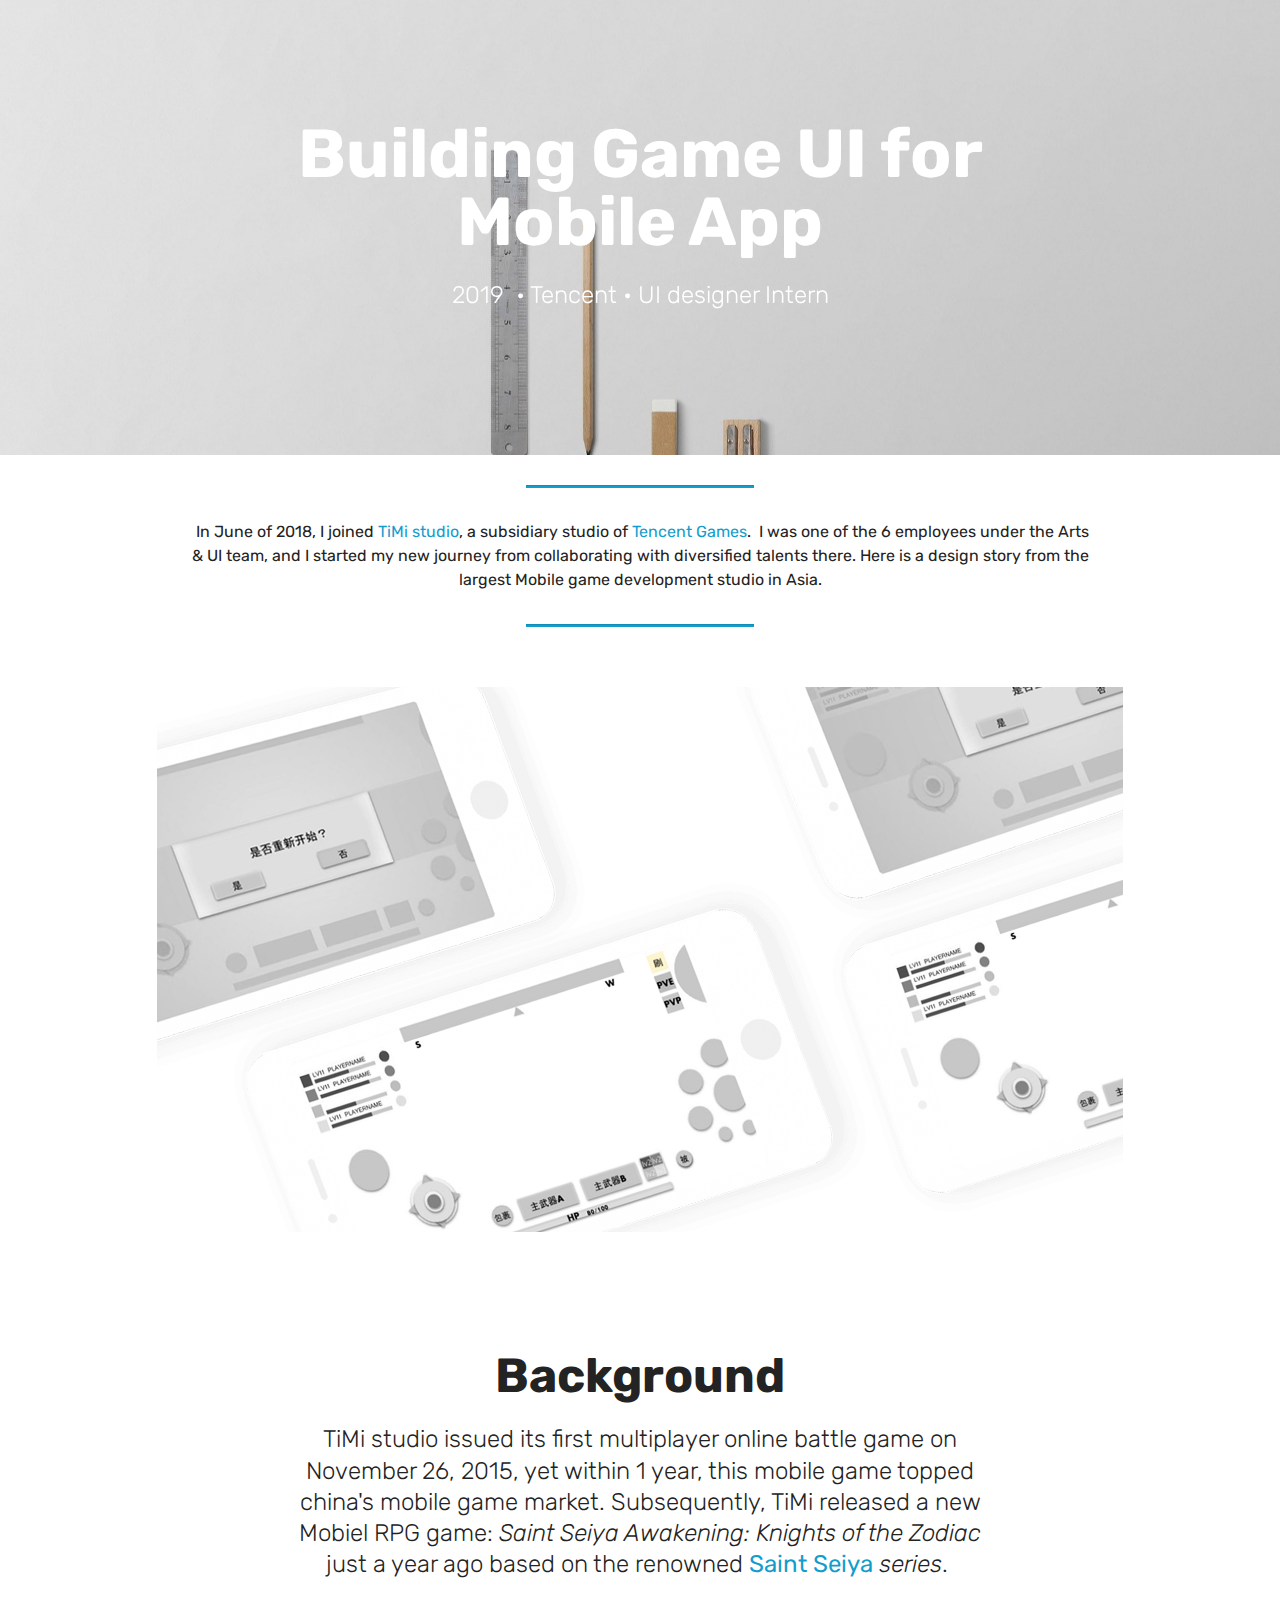
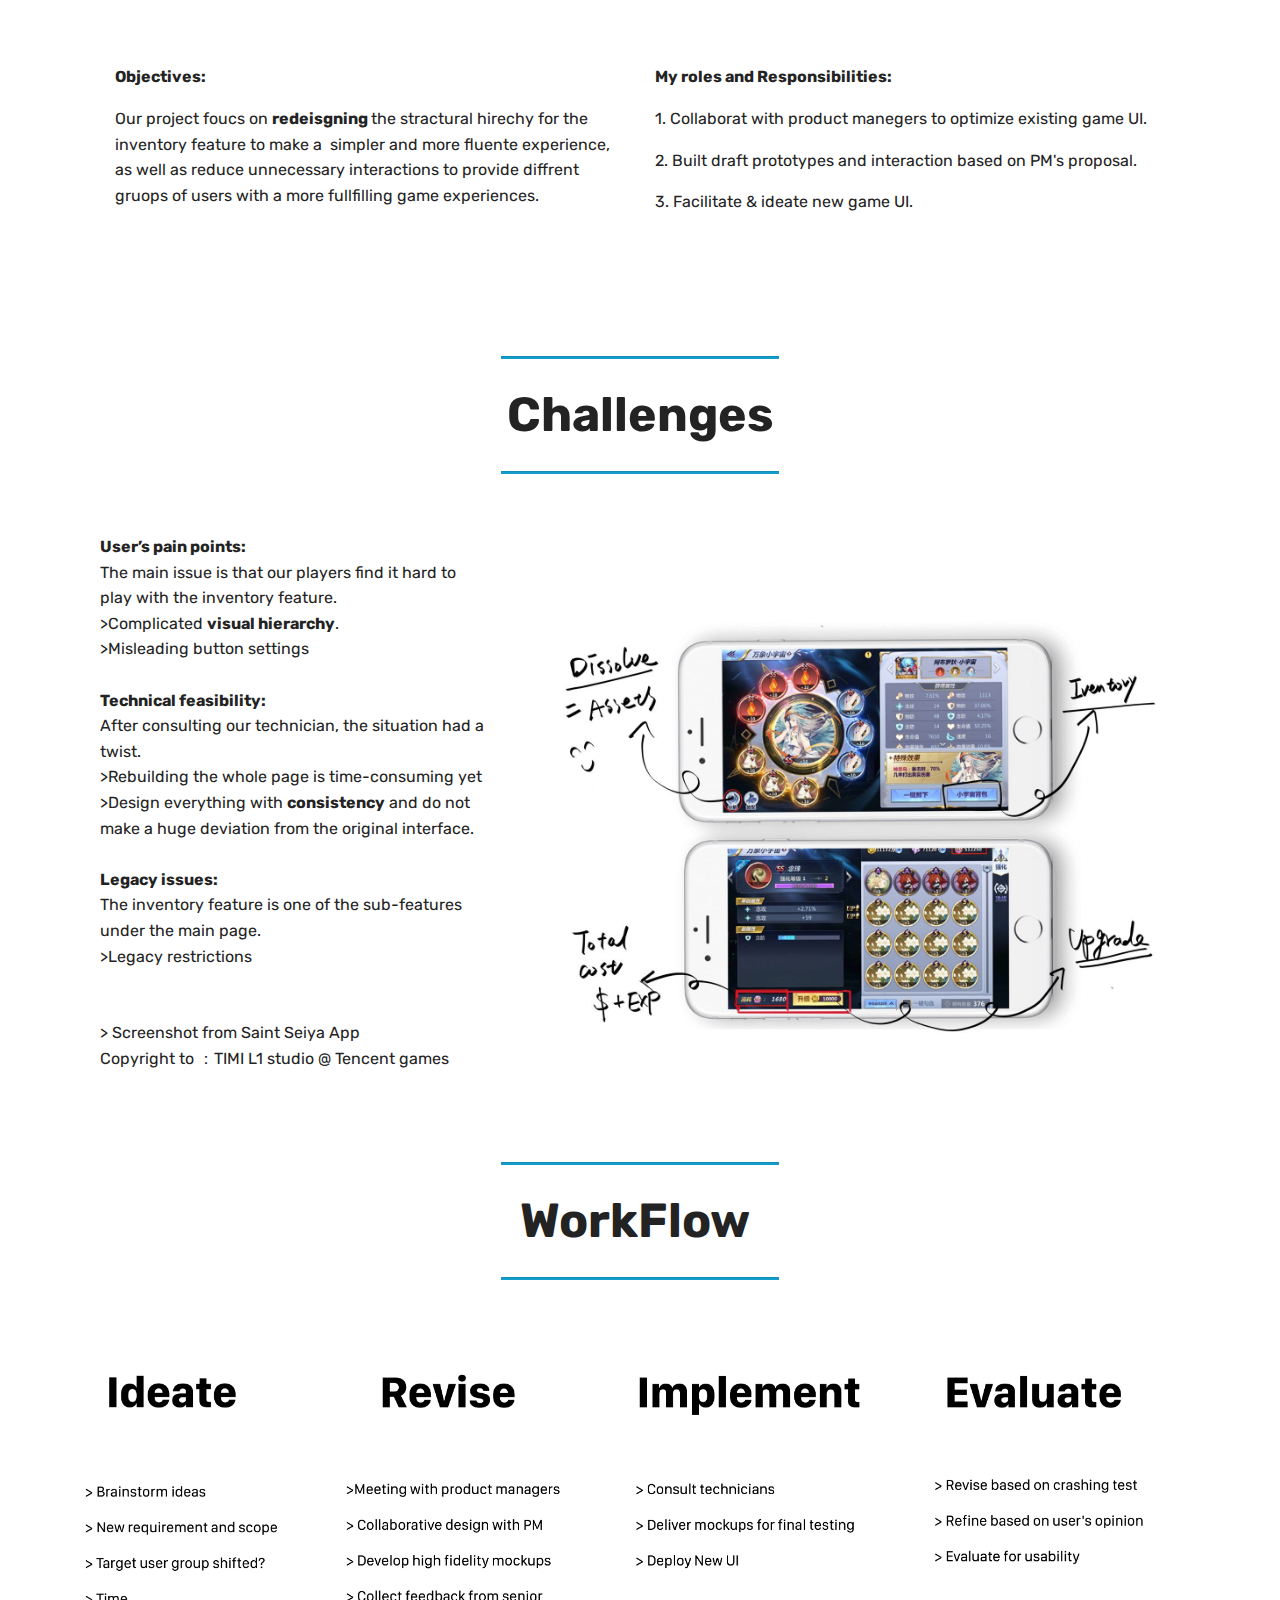
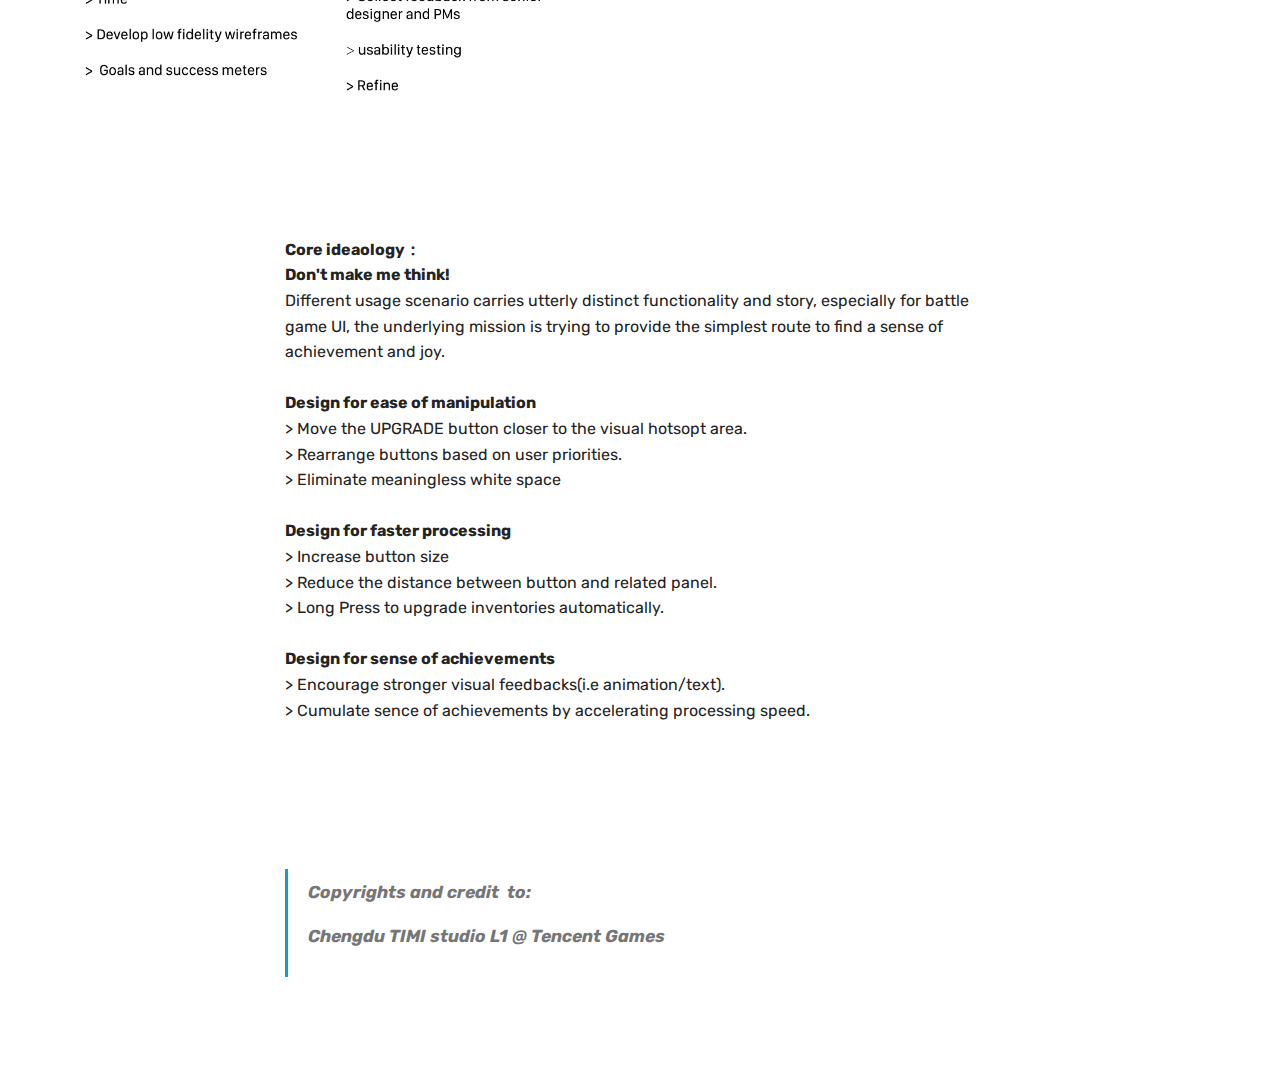
<file: index.html>
<!DOCTYPE html>
<html  >
<head>
  <!-- Site made with Mobirise Website Builder v4.11.5, https://mobirise.com -->
  <meta charset="UTF-8">
  <meta http-equiv="X-UA-Compatible" content="IE=edge">
  <meta name="generator" content="Mobirise v4.11.5, mobirise.com">
  <meta name="viewport" content="width=device-width, initial-scale=1, minimum-scale=1">
  <link rel="shortcut icon" href="assets/images/logo4.png" type="image/x-icon">
  <meta name="description" content="">
  
  <title>Home</title>
  <link rel="stylesheet" href="assets/bootstrap/css/bootstrap.min.css">
  <link rel="stylesheet" href="assets/bootstrap/css/bootstrap-grid.min.css">
  <link rel="stylesheet" href="assets/bootstrap/css/bootstrap-reboot.min.css">
  <link rel="stylesheet" href="assets/tether/tether.min.css">
  <link rel="stylesheet" href="assets/theme/css/style.css">
  <link rel="preload" as="style" href="assets/mobirise/css/mbr-additional.css"><link rel="stylesheet" href="assets/mobirise/css/mbr-additional.css" type="text/css">
  
  
  
</head>
<body>
  <section class="mbr-section content5 cid-rI2INjwmGx mbr-parallax-background" id="content5-0">

    

    

    <div class="container">
        <div class="media-container-row">
            <div class="title col-12 col-md-8">
                <h2 class="align-center mbr-bold mbr-white pb-3 mbr-fonts-style display-1">Building Game UI for Mobile App</h2>
                <h3 class="mbr-section-subtitle align-center mbr-light mbr-white pb-3 mbr-fonts-style display-5">2019 &nbsp;• Tencent • UI designer Intern</h3>
                
                
            </div>
        </div>
    </div>
</section>

<section class="engine"><a href="https://mobirise.info/q">free responsive website templates</a></section><section class="mbr-section article content9 cid-rI2IOyy0ca" id="content9-2">
    
     

    <div class="container">
        <div class="inner-container" style="width: 82%;">
            <hr class="line" style="width: 25%;">
            <div class="section-text align-center mbr-fonts-style display-7">&nbsp;In June of 2018, I joined <a href="https://en.wikipedia.org/wiki/TiMi_Studios" target="_blank">TiMi studio</a>, a subsidiary studio of  <a href="https://en.wikipedia.org/wiki/Tencent" target="_blank">Tencent Games</a>. &nbsp;I was one of the 6 employees under the Arts &amp; UI team, and I started my new journey from collaborating with diversified talents there. Here is a design story from the largest Mobile game development studio in Asia.</div>
            <hr class="line" style="width: 25%;">
        </div>
        </div>
</section>

<section class="cid-rI2IYIuFBE" id="image1-3">

    

    <figure class="mbr-figure container">
        <div class="image-block" style="width: 87%;">
            <img src="assets/images/cover-2.png" width="1400" alt="Mobirise" title="">
            
        </div>
    </figure>
</section>

<section class="mbr-section content4 cid-rICE2wmGWz" id="content4-u">

    

    <div class="container">
        <div class="media-container-row">
            <div class="title col-12 col-md-8">
                <h2 class="align-center pb-3 mbr-fonts-style display-2"><strong>Background
                </strong></h2>
                <h3 class="mbr-section-subtitle align-center mbr-light mbr-fonts-style display-5">TiMi studio issued its first multiplayer online battle game on November 26, 2015,  yet within 1 year, this mobile game topped china's mobile game market. Subsequently, TiMi released a new Mobiel RPG game: <em>Saint Seiya Awakening: Knights of the Zodiac </em>just a year ago based on the renowned <em><a href="https://en.wikipedia.org/wiki/Saint_Seiya" target="_blank">Saint Seiya</a>&nbsp;series</em>.&nbsp;<br><br></h3>
                
            </div>
        </div>
    </div>
</section>

<section class="mbr-section article content3 cid-rI2JeXyLOR" id="content3-a">
      
     

    <div class="container">
        <div class="media-container-row">
            <div class="row col-12 col-md-12">
                <div class="col-12 mbr-text mbr-fonts-style col-md-6 display-7">
                     <p><strong>Objectives:</strong></p><p>Our project foucs on <strong>redeisgning </strong>the stractural hirechy for the inventory feature to make a &nbsp;simpler and more fluente experience, as well as reduce unnecessary interactions to provide diffrent gruops of users with a more fullfilling game experiences.</p><p><br></p>
                </div>
                <div class="col-12 mbr-text mbr-fonts-style display-7 col-md-6">
                     <p><strong>My roles and Responsibilities:</strong></p><p><span style="font-size: 1rem;">1. Collaborat with product manegers to optimize existing game UI.</span></p><p><span style="font-size: 1rem;">2. Built draft prototypes and interaction based on PM's proposal.</span></p><p><span style="font-size: 1rem;">3. Facilitate &amp; ideate new game UI.&nbsp;</span></p>
                </div>
                
            </div>
        </div>
    </div>
</section>

<section class="mbr-section article content9 cid-rI3NkR8cyR" id="content9-f">
    
     

    <div class="container">
        <div class="inner-container" style="width: 100%;">
            <hr class="line" style="width: 25%;">
            <div class="section-text align-center mbr-fonts-style display-2"><strong>Challenges</strong></div>
            <hr class="line" style="width: 25%;">
        </div>
        </div>
</section>

<section class="mbr-section content7 cid-rIHH6wfYqc" id="content7-z">
          
    

    <div class="container">
        <div class="media-container-row">
            <div class="col-12 col-md-12">
                <div class="media-container-row">
                    <div class="media-content">
                        <div class="mbr-section-text">
                            <p class="mbr-text align-right mb-0 mbr-fonts-style display-7"><strong>User’s pain points:</strong> <br>The main issue is that our players find it hard to play with the inventory feature. <br>&gt;Complicated <strong>visual hierarchy</strong>. <br>&gt;Misleading button settings<br><br><strong>Technical feasibility:</strong> <br>After consulting our technician, the situation had a twist. <br>&gt;Rebuilding the whole page is time-consuming yet &gt;Design everything with <strong>consistency</strong> and do not make a huge deviation from the original interface.
<br><br><strong>Legacy issues: </strong><br>The inventory feature is one of the sub-features under the main page.<br>&gt;Legacy restrictions<br><br><br>&gt; Screenshot from Saint Seiya App<br>Copyright to ：TIMI L1 studio @ Tencent games<br></p>
                        </div>
                    </div>
                    <div class="mbr-figure" style="width: 170%;">
                     <img src="assets/images/exp.jpg" alt="Mobirise" title="">  
                    </div>
                </div>
            </div>
        </div>
    </div>
</section>

<section class="mbr-section article content9 cid-rI3Pt7Rmng" id="content9-h">
    
     

    <div class="container">
        <div class="inner-container" style="width: 100%;">
            <hr class="line" style="width: 25%;">
            <div class="section-text align-center mbr-fonts-style display-2"><strong>WorkFlow&nbsp;</strong><br></div>
            <hr class="line" style="width: 25%;">
        </div>
        </div>
</section>

<section class="cid-rI3Pld8Ma3" id="image1-g">

    

    <figure class="mbr-figure container">
        <div class="image-block" style="width: 100%;">
            <img src="assets/images/goal.jpeg" width="1400" alt="Mobirise" title="">
            
        </div>
    </figure>
</section>

<section class="mbr-section article content1 cid-rIHllRZXiK" id="content1-x">
    
     

    <div class="container">
        <div class="media-container-row">
            <div class="mbr-text col-12 mbr-fonts-style display-7 col-md-8"><div><br></div><div><strong>Core ideaology： </strong></div><div><strong>Don't make me think!&nbsp;</strong></div><div>Different usage scenario carries utterly distinct functionality and story, especially for battle game UI, the underlying mission is trying to provide the simplest route to find a sense of achievement and joy.&nbsp;</div><div><strong><br></strong></div><div><strong>Design for ease of manipulation&nbsp;</strong></div><div>&gt; Move the UPGRADE button closer to the visual hotsopt area.</div><div>&gt; Rearrange buttons based on user priorities.</div><div>&gt; Eliminate meaningless white space</div><div><span style="font-size: 1rem;"><br></span></div><div><span style="font-size: 1rem;"><strong>Design for faster processing&nbsp;</strong></span><br></div><div>&gt; Increase button size&nbsp;</div><div>&gt; Reduce the distance between button and related panel.</div><div>&gt; Long Press to upgrade inventories automatically.</div><div><br></div><div><strong>Design for sense of achievements&nbsp;</strong></div><div>&gt; Encourage stronger visual feedbacks(i.e animation/text).</div><div>&gt; Cumulate sence of achievements by accelerating processing speed.</div><div><br></div></div>
        </div>
    </div>
</section>

<section class="mbr-section article content1 cid-rMUhtaRjz4" id="content2-1f">

     

    <div class="container">
        <div class="media-container-row">
            <div class="mbr-text col-12 col-md-8 mbr-fonts-style display-7">
                <blockquote><p><strong>Copyrights and credit &nbsp;to:</strong></p><p><strong>Chengdu TIMI studio L1 @ Tencent Games</strong></p></blockquote>
            </div>
        </div>
    </div>
</section>


  <script src="assets/web/assets/jquery/jquery.min.js"></script>
  <script src="assets/popper/popper.min.js"></script>
  <script src="assets/bootstrap/js/bootstrap.min.js"></script>
  <script src="assets/tether/tether.min.js"></script>
  <script src="assets/smoothscroll/smooth-scroll.js"></script>
  <script src="assets/parallax/jarallax.min.js"></script>
  <script src="assets/theme/js/script.js"></script>
  
  
</body>
</html>
</file>
<file: assets/theme/css/style.css>
/*!
 * Mobirise v4 theme (https://mobirise.com/)
 * Copyright 2017 Mobirise
 */
section {
  background-color: #eeeeee; }

body {
  font-style: normal;
  line-height: 1.5; }

section,
.container,
.container-fluid {
  position: relative;
  word-wrap: break-word; }

a.mbr-iconfont:hover {
  text-decoration: none; }

.article .lead p,
.article .lead ul,
.article .lead ol,
.article .lead pre,
.article .lead blockquote {
  margin-bottom: 0; }

ul,
ol,
pre,
blockquote {
  margin-bottom: 2.3125rem; }

pre {
  background: #f4f4f4;
  padding: 10px 24px;
  white-space: pre-wrap; }

.inactive {
  -webkit-user-select: none;
  -moz-user-select: none;
  -ms-user-select: none;
  user-select: none;
  pointer-events: none;
  -webkit-user-drag: none;
  user-drag: none; }

.mbr-section__comments .row {
  justify-content: center;
  -webkit-justify-content: center; }

a {
  font-style: normal;
  font-weight: 400;
  cursor: pointer; }
  a, a:hover {
    text-decoration: none; }

figure {
  margin-bottom: 0; }

body {
  color: #232323; }

h1,
h2,
h3,
h4,
h5,
h6,
.h1,
.h2,
.h3,
.h4,
.h5,
.h6,
.display-1,
.display-2,
.display-3,
.display-4 {
  line-height: 1;
  word-break: break-word;
  word-wrap: break-word; }

.mbr-section-title {
  font-style: normal;
  line-height: 1.2; }

.mbr-section-subtitle {
  line-height: 1.3; }

.mbr-text {
  font-style: normal;
  line-height: 1.6; }

b,
strong {
  font-weight: bold; }

blockquote {
  padding: 10px 0 10px 20px;
  position: relative;
  border-left: 2px solid;
  border-color: #ff3366; }

input:-webkit-autofill, input:-webkit-autofill:hover, input:-webkit-autofill:focus, input:-webkit-autofill:active {
  transition-delay: 9999s;
  transition-property: background-color, color; }

textarea[type='hidden'] {
  display: none; }

body {
  position: relative; }

section {
  background-position: 50% 50%;
  background-repeat: no-repeat;
  background-size: cover; }
  section .mbr-background-video,
  section .mbr-background-video-preview {
    position: absolute;
    bottom: 0;
    left: 0;
    right: 0;
    top: 0; }

.hidden {
  visibility: hidden; }

.mbr-z-index20 {
  z-index: 20; }

/*! Base colors */
.mbr-white {
  color: #ffffff; }

.mbr-black {
  color: #000000; }

.mbr-bg-white {
  background-color: #ffffff; }

.mbr-bg-black {
  background-color: #000000; }

/*! Text-aligns */
.align-left {
  text-align: left; }

.align-center {
  text-align: center; }

.align-right {
  text-align: right; }

@media (max-width: 767px) {
  .align-left,
  .align-center,
  .align-right,
  .mbr-section-btn,
  .mbr-section-title {
    text-align: center; } }
/*! Font-weight  */
.mbr-light {
  font-weight: 300; }

.mbr-regular {
  font-weight: 400; }

.mbr-semibold {
  font-weight: 500; }

.mbr-bold {
  font-weight: 700; }

/*! Media  */
.media-size-item {
  -webkit-flex: 1 1 auto;
  -moz-flex: 1 1 auto;
  -ms-flex: 1 1 auto;
  -o-flex: 1 1 auto;
  flex: 1 1 auto; }

.media-content {
  -webkit-flex-basis: 100%;
  flex-basis: 100%; }

.media-container-row {
  display: -ms-flexbox;
  display: -webkit-flex;
  display: flex;
  -webkit-flex-direction: row;
  -ms-flex-direction: row;
  flex-direction: row;
  -webkit-flex-wrap: wrap;
  -ms-flex-wrap: wrap;
  flex-wrap: wrap;
  -webkit-justify-content: center;
  -ms-flex-pack: center;
  justify-content: center;
  -webkit-align-content: center;
  -ms-flex-line-pack: center;
  align-content: center;
  -webkit-align-items: start;
  -ms-flex-align: start;
  align-items: start; }
  .media-container-row .media-size-item {
    width: 400px; }

.media-container-column {
  display: -ms-flexbox;
  display: -webkit-flex;
  display: flex;
  -webkit-flex-direction: column;
  -ms-flex-direction: column;
  flex-direction: column;
  -webkit-flex-wrap: wrap;
  -ms-flex-wrap: wrap;
  flex-wrap: wrap;
  -webkit-justify-content: center;
  -ms-flex-pack: center;
  justify-content: center;
  -webkit-align-content: center;
  -ms-flex-line-pack: center;
  align-content: center;
  -webkit-align-items: stretch;
  -ms-flex-align: stretch;
  align-items: stretch; }
  .media-container-column > * {
    width: 100%; }

@media (min-width: 992px) {
  .media-container-row {
    -webkit-flex-wrap: nowrap;
    -ms-flex-wrap: nowrap;
    flex-wrap: nowrap; } }
figure {
  overflow: hidden; }

figure[mbr-media-size] {
  transition: width 0.1s; }

.mbr-figure img,
.mbr-figure iframe {
  display: block;
  width: 100%; }

.card {
  background-color: transparent;
  border: none; }

.card-box {
  width: 100%; }

.card-img {
  text-align: center;
  flex-shrink: 0;
  -webkit-flex-shrink: 0; }

.media {
  max-width: 100%;
  margin: 0 auto; }

.mbr-figure {
  -ms-flex-item-align: center;
  -ms-grid-row-align: center;
  -webkit-align-self: center;
  align-self: center; }

.media-container > div {
  max-width: 100%; }

.mbr-figure img,
.card-img img {
  width: 100%; }

@media (max-width: 991px) {
  .media-size-item {
    width: auto !important; }

  .media {
    width: auto; }

  .mbr-figure {
    width: 100% !important; } }
/*! Buttons */
.btn {
  font-weight: 500;
  border-width: 2px;
  font-style: normal;
  letter-spacing: 1px;
  margin: .4rem .8rem;
  white-space: normal;
  -webkit-transition: all .3s ease-in-out;
  -moz-transition: all .3s ease-in-out;
  transition: all .3s ease-in-out;
  display: inline-flex;
  align-items: center;
  justify-content: center;
  word-break: break-word;
  -webkit-align-items: center;
  -webkit-justify-content: center;
  display: -webkit-inline-flex; }

.btn-sm {
  font-weight: 500;
  letter-spacing: 1px;
  -webkit-transition: all .3s ease-in-out;
  -moz-transition: all .3s ease-in-out;
  transition: all .3s ease-in-out; }

.btn-md {
  font-weight: 500;
  letter-spacing: 1px;
  margin: .4rem .8rem !important;
  -webkit-transition: all .3s ease-in-out;
  -moz-transition: all .3s ease-in-out;
  transition: all .3s ease-in-out; }

.btn-lg {
  font-weight: 500;
  letter-spacing: 1px;
  margin: .4rem .8rem !important;
  -webkit-transition: all .3s ease-in-out;
  -moz-transition: all .3s ease-in-out;
  transition: all .3s ease-in-out; }

.mbr-section-btn {
  margin-left: -0.25rem;
  margin-right: -0.25rem;
  font-size: 0; }

nav .mbr-section-btn {
  margin-left: 0rem;
  margin-right: 0rem; }

.btn-form {
  border-radius: 0; }
  .btn-form:hover {
    cursor: pointer; }

/*! Btn icon margin */
.btn .mbr-iconfont,
.btn.btn-sm .mbr-iconfont {
  cursor: pointer;
  margin-right: 0.5rem; }

.btn.btn-md .mbr-iconfont,
.btn.btn-md .mbr-iconfont {
  margin-right: 0.8rem; }

.mbr-regular {
  font-weight: 400; }

.mbr-semibold {
  font-weight: 500; }

.mbr-bold {
  font-weight: 700; }

[type='submit'] {
  -webkit-appearance: none; }

/*! Full-screen */
.mbr-fullscreen .mbr-overlay {
  min-height: 100vh; }

.mbr-fullscreen {
  display: flex;
  display: -webkit-flex;
  display: -moz-flex;
  display: -ms-flex;
  display: -o-flex;
  align-items: center;
  -webkit-align-items: center;
  min-height: 100vh;
  padding-top: 3rem;
  padding-bottom: 3rem; }

/*! Map */
.map {
  height: 25rem;
  position: relative; }
  .map iframe {
    width: 100%;
    height: 100%; }

.mbr-overlay {
  background-color: #000;
  bottom: 0;
  left: 0;
  opacity: .5;
  position: absolute;
  right: 0;
  top: 0;
  z-index: 0;
  pointer-events: none; }

/* Form */
blockquote {
  font-style: italic;
  padding: 10px 0 10px 20px;
  font-size: 1.09rem;
  position: relative;
  border-width: 3px; }

.form-control {
  background-color: #f5f5f5;
  box-shadow: none;
  color: #565656;
  line-height: 1.43;
  min-height: 3.5em;
  padding: 1.07em .5em; }
  .form-control, .form-control:focus {
    border: 1px solid #e8e8e8; }
  .form-active .form-control:invalid {
    border-color: red; }

.form-control-label {
  position: relative;
  cursor: pointer;
  margin-bottom: .357em;
  padding: 0; }

.alert {
  color: #ffffff;
  border-radius: 0;
  border: 0;
  font-size: .875rem;
  line-height: 1.5;
  margin-bottom: 1.875rem;
  padding: 1.25rem;
  position: relative; }
  .alert.alert-form::after {
    background-color: inherit;
    bottom: -7px;
    content: "";
    display: block;
    height: 14px;
    left: 50%;
    margin-left: -7px;
    position: absolute;
    transform: rotate(45deg);
    width: 14px;
    -webkit-transform: rotate(45deg); }

.form-asterisk {
  font-family: initial;
  position: absolute;
  top: -2px;
  font-weight: normal; }

/*! Scroll to top arrow */
#scrollToTop a i:before {
  content: '';
  position: absolute;
  height: 40%;
  top: 25%;
  background: #fff;
  width: 2px;
  left: calc(50% - 1px); }
#scrollToTop a i:after {
  content: '';
  position: absolute;
  display: block;
  border-top: 2px solid #fff;
  border-right: 2px solid #fff;
  width: 40%;
  height: 40%;
  left: 30%;
  bottom: 30%;
  transform: rotate(135deg);
  -webkit-transform: rotate(135deg); }

.mbr-arrow-up {
  bottom: 25px;
  right: 90px;
  position: fixed;
  text-align: right;
  z-index: 5000;
  color: #ffffff;
  font-size: 32px;
  transform: rotate(180deg);
  -webkit-transform: rotate(180deg); }

.mbr-arrow-up a {
  background: rgba(0, 0, 0, 0.2);
  border-radius: 3px;
  color: #fff;
  display: inline-block;
  height: 60px;
  width: 60px;
  outline-style: none !important;
  position: relative;
  text-decoration: none;
  transition: all 0.3s ease-in-out;
  cursor: pointer;
  text-align: center; }
  .mbr-arrow-up a:hover {
    background-color: rgba(0, 0, 0, 0.4); }
  .mbr-arrow-up a i {
    line-height: 60px; }

.mbr-arrow-up-icon {
  display: block;
  color: #fff; }

.mbr-arrow-up-icon::before {
  content: '\203a';
  display: inline-block;
  font-family: serif;
  font-size: 32px;
  line-height: 1;
  font-style: normal;
  position: relative;
  top: 6px;
  left: -4px;
  -webkit-transform: rotate(-90deg);
  transform: rotate(-90deg); }

/*! Arrow Down */
.mbr-arrow {
  position: absolute;
  bottom: 45px;
  left: 50%;
  width: 60px;
  height: 60px;
  cursor: pointer;
  background-color: rgba(80, 80, 80, 0.5);
  border-radius: 50%;
  -webkit-transform: translateX(-50%);
  transform: translateX(-50%); }
  .mbr-arrow > a {
    display: inline-block;
    text-decoration: none;
    outline-style: none;
    -webkit-animation: arrowdown 1.7s ease-in-out infinite;
    animation: arrowdown 1.7s ease-in-out infinite; }
    .mbr-arrow > a > i {
      position: absolute;
      top: -2px;
      left: 15px;
      font-size: 2rem; }

@keyframes arrowdown {
  0% {
    transform: translateY(0px);
    -webkit-transform: translateY(0px); }
  50% {
    transform: translateY(-5px);
    -webkit-transform: translateY(-5px); }
  100% {
    transform: translateY(0px);
    -webkit-transform: translateY(0px); } }
@-webkit-keyframes arrowdown {
  0% {
    transform: translateY(0px);
    -webkit-transform: translateY(0px); }
  50% {
    transform: translateY(-5px);
    -webkit-transform: translateY(-5px); }
  100% {
    transform: translateY(0px);
    -webkit-transform: translateY(0px); } }
@media (max-width: 500px) {
  .mbr-arrow-up {
    left: 50%;
    right: auto;
    transform: translateX(-50%) rotate(180deg);
    -webkit-transform: translateX(-50%) rotate(180deg); } }
/*Gradients animation*/
@keyframes gradient-animation {
  from {
    background-position: 0% 100%;
    animation-timing-function: ease-in-out; }
  to {
    background-position: 100% 0%;
    animation-timing-function: ease-in-out; } }
@-webkit-keyframes gradient-animation {
  from {
    background-position: 0% 100%;
    animation-timing-function: ease-in-out; }
  to {
    background-position: 100% 0%;
    animation-timing-function: ease-in-out; } }
.bg-gradient {
  background-size: 200% 200%;
  animation: gradient-animation 5s infinite alternate;
  -webkit-animation: gradient-animation 5s infinite alternate; }

.menu .navbar-brand {
  display: -webkit-flex; }
  .menu .navbar-brand span {
    display: flex;
    display: -webkit-flex; }
  .menu .navbar-brand .navbar-caption-wrap {
    display: -webkit-flex; }
  .menu .navbar-brand .navbar-logo img {
    display: -webkit-flex; }
@media (min-width: 768px) and (max-width: 1023px) {
  .menu .navbar-toggleable-sm .navbar-nav {
    display: -webkit-box;
    display: -webkit-flex;
    display: -ms-flexbox; } }
@media (max-width: 1023px) {
  .menu .navbar-collapse {
    max-height: 93.5vh; }
    .menu .navbar-collapse.show {
      overflow: auto; } }
@media (min-width: 1024px) {
  .menu .navbar-nav.nav-dropdown {
    display: -webkit-flex; }
  .menu .navbar-toggleable-sm .navbar-collapse {
    display: -webkit-flex !important; }
  .menu .collapsed .navbar-collapse {
    max-height: 93.5vh; }
    .menu .collapsed .navbar-collapse.show {
      overflow: auto; } }
@media (max-width: 767px) {
  .menu .navbar-collapse {
    max-height: 80vh; } }

/* Others*/
.note-check a[data-value=Rubik] {
  font-style: normal; }

.mbr-arrow a {
  color: #ffffff; }

@media (max-width: 767px) {
  .mbr-arrow {
    display: none; } }
.navbar {
  display: -webkit-flex;
  -webkit-flex-wrap: wrap;
  -webkit-align-items: center;
  -webkit-justify-content: space-between; }

.navbar-collapse {
  -webkit-flex-basis: 100%;
  -webkit-flex-grow: 1;
  -webkit-align-items: center; }

.nav-dropdown .link {
  padding: 0.667em 1.667em !important;
  margin: 0 !important; }

.nav {
  display: -webkit-flex;
  -webkit-flex-wrap: wrap; }

.row {
  display: -webkit-flex;
  -webkit-flex-wrap: wrap; }

.justify-content-center {
  -webkit-justify-content: center; }

.form-inline {
  display: -webkit-flex;
  -webkit-flex-flow: row wrap;
  -webkit-align-items: center; }

.card-wrapper {
  -webkit-flex: 1; }

.carousel-control {
  z-index: 10;
  display: -webkit-flex;
  -webkit-align-items: center;
  -webkit-justify-content: center; }

.carousel-controls {
  display: -webkit-flex; }

.media {
  display: -webkit-flex; }

.form-group:focus {
  outline: none; }

.jq-selectbox__select {
  padding: 1.07em 0.5em;
  position: absolute;
  top: 0;
  left: 0;
  width: 100%; }

.jq-selectbox__dropdown {
  position: absolute;
  top: 100% !important;
  left: 0 !important;
  width: 100% !important; }

.jq-selectbox__trigger-arrow {
  transform: translateY(-50%); }

.jq-selectbox li {
  padding: 1.07em 0.5em; }

input[type='range'] {
  padding-left: 0 !important;
  padding-right: 0 !important; }

.modal-dialog,
.modal-content {
  height: 100%; }

.modal-dialog .carousel-inner {
  height: calc(100vh - 1.75rem); }
  @media (max-width: 575px) {
    .modal-dialog .carousel-inner {
      height: calc(100vh - 1rem); } }

.carousel-item {
  text-align: center; }

.carousel-item img {
  margin: auto; }

.navbar-toggler {
  -webkit-align-self: flex-start;
  -ms-flex-item-align: start;
  align-self: flex-start;
  padding: 0.25rem 0.75rem;
  font-size: 1.25rem;
  line-height: 1;
  background: transparent;
  border: 1px solid transparent;
  -webkit-border-radius: 0.25rem;
  border-radius: 0.25rem; }

.navbar-toggler:focus,
.navbar-toggler:hover {
  text-decoration: none; }

.navbar-toggler-icon {
  display: inline-block;
  width: 1.5em;
  height: 1.5em;
  vertical-align: middle;
  content: '';
  background: no-repeat center center;
  -webkit-background-size: 100% 100%;
  -o-background-size: 100% 100%;
  background-size: 100% 100%; }

.navbar-toggler-left {
  position: absolute;
  left: 1rem; }

.navbar-toggler-right {
  position: absolute;
  right: 1rem; }

@media (max-width: 575px) {
  .navbar-toggleable .navbar-nav .dropdown-menu {
    position: static;
    float: none; }

  .navbar-toggleable > .container {
    padding-right: 0;
    padding-left: 0; } }
@media (min-width: 576px) {
  .navbar-toggleable {
    -webkit-box-orient: horizontal;
    -webkit-box-direction: normal;
    -webkit-flex-direction: row;
    -ms-flex-direction: row;
    flex-direction: row;
    -webkit-flex-wrap: nowrap;
    -ms-flex-wrap: nowrap;
    flex-wrap: nowrap;
    -webkit-box-align: center;
    -webkit-align-items: center;
    -ms-flex-align: center;
    align-items: center; }

  .navbar-toggleable .navbar-nav {
    -webkit-box-orient: horizontal;
    -webkit-box-direction: normal;
    -webkit-flex-direction: row;
    -ms-flex-direction: row;
    flex-direction: row; }

  .navbar-toggleable .navbar-nav .nav-link {
    padding-right: 0.5rem;
    padding-left: 0.5rem; }

  .navbar-toggleable > .container {
    display: -webkit-box;
    display: -webkit-flex;
    display: -ms-flexbox;
    display: flex;
    -webkit-flex-wrap: nowrap;
    -ms-flex-wrap: nowrap;
    flex-wrap: nowrap;
    -webkit-box-align: center;
    -webkit-align-items: center;
    -ms-flex-align: center;
    align-items: center; }

  .navbar-toggleable .navbar-collapse {
    display: -webkit-box !important;
    display: -webkit-flex !important;
    display: -ms-flexbox !important;
    display: flex !important;
    width: 100%; }

  .navbar-toggleable .navbar-toggler {
    display: none; } }
@media (max-width: 767px) {
  .navbar-toggleable-sm .navbar-nav .dropdown-menu {
    position: static;
    float: none; }

  .navbar-toggleable-sm > .container {
    padding-right: 0;
    padding-left: 0; } }
@media (min-width: 768px) {
  .navbar-toggleable-sm {
    -webkit-box-orient: horizontal;
    -webkit-box-direction: normal;
    -webkit-flex-direction: row;
    -ms-flex-direction: row;
    flex-direction: row;
    -webkit-flex-wrap: nowrap;
    -ms-flex-wrap: nowrap;
    flex-wrap: nowrap;
    -webkit-box-align: center;
    -webkit-align-items: center;
    -ms-flex-align: center;
    align-items: center; }

  .navbar-toggleable-sm .navbar-nav {
    -webkit-box-orient: horizontal;
    -webkit-box-direction: normal;
    -webkit-flex-direction: row;
    -ms-flex-direction: row;
    flex-direction: row; }

  .navbar-toggleable-sm .navbar-nav .nav-link {
    padding-right: 0.5rem;
    padding-left: 0.5rem; }

  .navbar-toggleable-sm > .container {
    display: -webkit-box;
    display: -webkit-flex;
    display: -ms-flexbox;
    display: flex;
    -webkit-flex-wrap: nowrap;
    -ms-flex-wrap: nowrap;
    flex-wrap: nowrap;
    -webkit-box-align: center;
    -webkit-align-items: center;
    -ms-flex-align: center;
    align-items: center; }

  .navbar-toggleable-sm .navbar-collapse {
    display: none;
    width: 100%; }

  .navbar-toggleable-sm .navbar-toggler {
    display: none; } }
@media (max-width: 1023px) {
  .navbar-toggleable-md .navbar-nav .dropdown-menu {
    position: static;
    float: none; }

  .navbar-toggleable-md > .container {
    padding-right: 0;
    padding-left: 0; } }
@media (min-width: 1024px) {
  .navbar-toggleable-md {
    -webkit-box-orient: horizontal;
    -webkit-box-direction: normal;
    -webkit-flex-direction: row;
    -ms-flex-direction: row;
    flex-direction: row;
    -webkit-flex-wrap: nowrap;
    -ms-flex-wrap: nowrap;
    flex-wrap: nowrap;
    -webkit-box-align: center;
    -webkit-align-items: center;
    -ms-flex-align: center;
    align-items: center; }

  .navbar-toggleable-md .navbar-nav {
    -webkit-box-orient: horizontal;
    -webkit-box-direction: normal;
    -webkit-flex-direction: row;
    -ms-flex-direction: row;
    flex-direction: row; }

  .navbar-toggleable-md .navbar-nav .nav-link {
    padding-right: 0.5rem;
    padding-left: 0.5rem; }

  .navbar-toggleable-md > .container {
    display: -webkit-box;
    display: -webkit-flex;
    display: -ms-flexbox;
    display: flex;
    -webkit-flex-wrap: nowrap;
    -ms-flex-wrap: nowrap;
    flex-wrap: nowrap;
    -webkit-box-align: center;
    -webkit-align-items: center;
    -ms-flex-align: center;
    align-items: center; }

  .navbar-toggleable-md .navbar-collapse {
    display: -webkit-box !important;
    display: -webkit-flex !important;
    display: -ms-flexbox !important;
    display: flex !important;
    width: 100%; }

  .navbar-toggleable-md .navbar-toggler {
    display: none; } }
@media (max-width: 1199px) {
  .navbar-toggleable-lg .navbar-nav .dropdown-menu {
    position: static;
    float: none; }

  .navbar-toggleable-lg > .container {
    padding-right: 0;
    padding-left: 0; } }
@media (min-width: 1200px) {
  .navbar-toggleable-lg {
    -webkit-box-orient: horizontal;
    -webkit-box-direction: normal;
    -webkit-flex-direction: row;
    -ms-flex-direction: row;
    flex-direction: row;
    -webkit-flex-wrap: nowrap;
    -ms-flex-wrap: nowrap;
    flex-wrap: nowrap;
    -webkit-box-align: center;
    -webkit-align-items: center;
    -ms-flex-align: center;
    align-items: center; }

  .navbar-toggleable-lg .navbar-nav {
    -webkit-box-orient: horizontal;
    -webkit-box-direction: normal;
    -webkit-flex-direction: row;
    -ms-flex-direction: row;
    flex-direction: row; }

  .navbar-toggleable-lg .navbar-nav .nav-link {
    padding-right: 0.5rem;
    padding-left: 0.5rem; }

  .navbar-toggleable-lg > .container {
    display: -webkit-box;
    display: -webkit-flex;
    display: -ms-flexbox;
    display: flex;
    -webkit-flex-wrap: nowrap;
    -ms-flex-wrap: nowrap;
    flex-wrap: nowrap;
    -webkit-box-align: center;
    -webkit-align-items: center;
    -ms-flex-align: center;
    align-items: center; }

  .navbar-toggleable-lg .navbar-collapse {
    display: -webkit-box !important;
    display: -webkit-flex !important;
    display: -ms-flexbox !important;
    display: flex !important;
    width: 100%; }

  .navbar-toggleable-lg .navbar-toggler {
    display: none; } }
.navbar-toggleable-xl {
  -webkit-box-orient: horizontal;
  -webkit-box-direction: normal;
  -webkit-flex-direction: row;
  -ms-flex-direction: row;
  flex-direction: row;
  -webkit-flex-wrap: nowrap;
  -ms-flex-wrap: nowrap;
  flex-wrap: nowrap;
  -webkit-box-align: center;
  -webkit-align-items: center;
  -ms-flex-align: center;
  align-items: center; }

.navbar-toggleable-xl .navbar-nav .dropdown-menu {
  position: static;
  float: none; }

.navbar-toggleable-xl > .container {
  padding-right: 0;
  padding-left: 0; }

.navbar-toggleable-xl .navbar-nav {
  -webkit-box-orient: horizontal;
  -webkit-box-direction: normal;
  -webkit-flex-direction: row;
  -ms-flex-direction: row;
  flex-direction: row; }

.navbar-toggleable-xl .navbar-nav .nav-link {
  padding-right: 0.5rem;
  padding-left: 0.5rem; }

.navbar-toggleable-xl > .container {
  display: -webkit-box;
  display: -webkit-flex;
  display: -ms-flexbox;
  display: flex;
  -webkit-flex-wrap: nowrap;
  -ms-flex-wrap: nowrap;
  flex-wrap: nowrap;
  -webkit-box-align: center;
  -webkit-align-items: center;
  -ms-flex-align: center;
  align-items: center; }

.navbar-toggleable-xl .navbar-collapse {
  display: -webkit-box !important;
  display: -webkit-flex !important;
  display: -ms-flexbox !important;
  display: flex !important;
  width: 100%; }

.navbar-toggleable-xl .navbar-toggler {
  display: none; }

.card-img {
  width: auto; }

.menu .navbar.collapsed:not(.beta-menu) {
  flex-direction: column;
  -webkit-flex-direction: column; }

.carousel-item.active,
.carousel-item-next,
.carousel-item-prev {
  display: -webkit-box;
  display: -webkit-flex;
  display: -ms-flexbox;
  display: flex; }

.note-air-layout .dropup .dropdown-menu,
.note-air-layout .navbar-fixed-bottom .dropdown .dropdown-menu {
  bottom: initial !important; }

html,
body {
  height: auto;
  min-height: 100vh; }

.dropup .dropdown-toggle::after {
  display: none; }

/*# sourceMappingURL=style.css.map */
.engine {
	position: absolute;
	text-indent: -2400px;
	text-align: center;
	padding: 0;
	top: 0;
	left: -2400px;
}
</file>
<file: assets/mobirise/css/mbr-additional.css>
@import url(https://fonts.googleapis.com/css?family=Rubik:300,300i,400,400i,500,500i,700,700i,900,900i&display=swap);





body {
  font-family: Rubik;
}
.display-1 {
  font-family: 'Rubik', sans-serif;
  font-size: 4.25rem;
  font-display: swap;
}
.display-1 > .mbr-iconfont {
  font-size: 6.8rem;
}
.display-2 {
  font-family: 'Rubik', sans-serif;
  font-size: 3rem;
  font-display: swap;
}
.display-2 > .mbr-iconfont {
  font-size: 4.8rem;
}
.display-4 {
  font-family: 'Rubik', sans-serif;
  font-size: 1rem;
  font-display: swap;
}
.display-4 > .mbr-iconfont {
  font-size: 1.6rem;
}
.display-5 {
  font-family: 'Rubik', sans-serif;
  font-size: 1.5rem;
  font-display: swap;
}
.display-5 > .mbr-iconfont {
  font-size: 2.4rem;
}
.display-7 {
  font-family: 'Rubik', sans-serif;
  font-size: 1rem;
  font-display: swap;
}
.display-7 > .mbr-iconfont {
  font-size: 1.6rem;
}
/* ---- Fluid typography for mobile devices ---- */
/* 1.4 - font scale ratio ( bootstrap == 1.42857 ) */
/* 100vw - current viewport width */
/* (48 - 20)  48 == 48rem == 768px, 20 == 20rem == 320px(minimal supported viewport) */
/* 0.65 - min scale variable, may vary */
@media (max-width: 768px) {
  .display-1 {
    font-size: 3.4rem;
    font-size: calc( 2.1374999999999997rem + (4.25 - 2.1374999999999997) * ((100vw - 20rem) / (48 - 20)));
    line-height: calc( 1.4 * (2.1374999999999997rem + (4.25 - 2.1374999999999997) * ((100vw - 20rem) / (48 - 20))));
  }
  .display-2 {
    font-size: 2.4rem;
    font-size: calc( 1.7rem + (3 - 1.7) * ((100vw - 20rem) / (48 - 20)));
    line-height: calc( 1.4 * (1.7rem + (3 - 1.7) * ((100vw - 20rem) / (48 - 20))));
  }
  .display-4 {
    font-size: 0.8rem;
    font-size: calc( 1rem + (1 - 1) * ((100vw - 20rem) / (48 - 20)));
    line-height: calc( 1.4 * (1rem + (1 - 1) * ((100vw - 20rem) / (48 - 20))));
  }
  .display-5 {
    font-size: 1.2rem;
    font-size: calc( 1.175rem + (1.5 - 1.175) * ((100vw - 20rem) / (48 - 20)));
    line-height: calc( 1.4 * (1.175rem + (1.5 - 1.175) * ((100vw - 20rem) / (48 - 20))));
  }
}
/* Buttons */
.btn {
  padding: 1rem 3rem;
  border-radius: 3px;
}
.btn-sm {
  padding: 0.6rem 1.5rem;
  border-radius: 3px;
}
.btn-md {
  padding: 1rem 3rem;
  border-radius: 3px;
}
.btn-lg {
  padding: 1.2rem 3.2rem;
  border-radius: 3px;
}
.bg-primary {
  background-color: #149dcc !important;
}
.bg-success {
  background-color: #f7ed4a !important;
}
.bg-info {
  background-color: #82786e !important;
}
.bg-warning {
  background-color: #879a9f !important;
}
.bg-danger {
  background-color: #b1a374 !important;
}
.btn-primary,
.btn-primary:active {
  background-color: #149dcc !important;
  border-color: #149dcc !important;
  color: #ffffff !important;
}
.btn-primary:hover,
.btn-primary:focus,
.btn-primary.focus,
.btn-primary.active {
  color: #ffffff !important;
  background-color: #0d6786 !important;
  border-color: #0d6786 !important;
}
.btn-primary.disabled,
.btn-primary:disabled {
  color: #ffffff !important;
  background-color: #0d6786 !important;
  border-color: #0d6786 !important;
}
.btn-secondary,
.btn-secondary:active {
  background-color: #ff3366 !important;
  border-color: #ff3366 !important;
  color: #ffffff !important;
}
.btn-secondary:hover,
.btn-secondary:focus,
.btn-secondary.focus,
.btn-secondary.active {
  color: #ffffff !important;
  background-color: #e50039 !important;
  border-color: #e50039 !important;
}
.btn-secondary.disabled,
.btn-secondary:disabled {
  color: #ffffff !important;
  background-color: #e50039 !important;
  border-color: #e50039 !important;
}
.btn-info,
.btn-info:active {
  background-color: #82786e !important;
  border-color: #82786e !important;
  color: #ffffff !important;
}
.btn-info:hover,
.btn-info:focus,
.btn-info.focus,
.btn-info.active {
  color: #ffffff !important;
  background-color: #59524b !important;
  border-color: #59524b !important;
}
.btn-info.disabled,
.btn-info:disabled {
  color: #ffffff !important;
  background-color: #59524b !important;
  border-color: #59524b !important;
}
.btn-success,
.btn-success:active {
  background-color: #f7ed4a !important;
  border-color: #f7ed4a !important;
  color: #3f3c03 !important;
}
.btn-success:hover,
.btn-success:focus,
.btn-success.focus,
.btn-success.active {
  color: #3f3c03 !important;
  background-color: #eadd0a !important;
  border-color: #eadd0a !important;
}
.btn-success.disabled,
.btn-success:disabled {
  color: #3f3c03 !important;
  background-color: #eadd0a !important;
  border-color: #eadd0a !important;
}
.btn-warning,
.btn-warning:active {
  background-color: #879a9f !important;
  border-color: #879a9f !important;
  color: #ffffff !important;
}
.btn-warning:hover,
.btn-warning:focus,
.btn-warning.focus,
.btn-warning.active {
  color: #ffffff !important;
  background-color: #617479 !important;
  border-color: #617479 !important;
}
.btn-warning.disabled,
.btn-warning:disabled {
  color: #ffffff !important;
  background-color: #617479 !important;
  border-color: #617479 !important;
}
.btn-danger,
.btn-danger:active {
  background-color: #b1a374 !important;
  border-color: #b1a374 !important;
  color: #ffffff !important;
}
.btn-danger:hover,
.btn-danger:focus,
.btn-danger.focus,
.btn-danger.active {
  color: #ffffff !important;
  background-color: #8b7d4e !important;
  border-color: #8b7d4e !important;
}
.btn-danger.disabled,
.btn-danger:disabled {
  color: #ffffff !important;
  background-color: #8b7d4e !important;
  border-color: #8b7d4e !important;
}
.btn-white {
  color: #333333 !important;
}
.btn-white,
.btn-white:active {
  background-color: #ffffff !important;
  border-color: #ffffff !important;
  color: #808080 !important;
}
.btn-white:hover,
.btn-white:focus,
.btn-white.focus,
.btn-white.active {
  color: #808080 !important;
  background-color: #d9d9d9 !important;
  border-color: #d9d9d9 !important;
}
.btn-white.disabled,
.btn-white:disabled {
  color: #808080 !important;
  background-color: #d9d9d9 !important;
  border-color: #d9d9d9 !important;
}
.btn-black,
.btn-black:active {
  background-color: #333333 !important;
  border-color: #333333 !important;
  color: #ffffff !important;
}
.btn-black:hover,
.btn-black:focus,
.btn-black.focus,
.btn-black.active {
  color: #ffffff !important;
  background-color: #0d0d0d !important;
  border-color: #0d0d0d !important;
}
.btn-black.disabled,
.btn-black:disabled {
  color: #ffffff !important;
  background-color: #0d0d0d !important;
  border-color: #0d0d0d !important;
}
.btn-primary-outline,
.btn-primary-outline:active {
  background: none;
  border-color: #0b566f;
  color: #0b566f;
}
.btn-primary-outline:hover,
.btn-primary-outline:focus,
.btn-primary-outline.focus,
.btn-primary-outline.active {
  color: #ffffff;
  background-color: #149dcc;
  border-color: #149dcc;
}
.btn-primary-outline.disabled,
.btn-primary-outline:disabled {
  color: #ffffff !important;
  background-color: #149dcc !important;
  border-color: #149dcc !important;
}
.btn-secondary-outline,
.btn-secondary-outline:active {
  background: none;
  border-color: #cc0033;
  color: #cc0033;
}
.btn-secondary-outline:hover,
.btn-secondary-outline:focus,
.btn-secondary-outline.focus,
.btn-secondary-outline.active {
  color: #ffffff;
  background-color: #ff3366;
  border-color: #ff3366;
}
.btn-secondary-outline.disabled,
.btn-secondary-outline:disabled {
  color: #ffffff !important;
  background-color: #ff3366 !important;
  border-color: #ff3366 !important;
}
.btn-info-outline,
.btn-info-outline:active {
  background: none;
  border-color: #4b453f;
  color: #4b453f;
}
.btn-info-outline:hover,
.btn-info-outline:focus,
.btn-info-outline.focus,
.btn-info-outline.active {
  color: #ffffff;
  background-color: #82786e;
  border-color: #82786e;
}
.btn-info-outline.disabled,
.btn-info-outline:disabled {
  color: #ffffff !important;
  background-color: #82786e !important;
  border-color: #82786e !important;
}
.btn-success-outline,
.btn-success-outline:active {
  background: none;
  border-color: #d2c609;
  color: #d2c609;
}
.btn-success-outline:hover,
.btn-success-outline:focus,
.btn-success-outline.focus,
.btn-success-outline.active {
  color: #3f3c03;
  background-color: #f7ed4a;
  border-color: #f7ed4a;
}
.btn-success-outline.disabled,
.btn-success-outline:disabled {
  color: #3f3c03 !important;
  background-color: #f7ed4a !important;
  border-color: #f7ed4a !important;
}
.btn-warning-outline,
.btn-warning-outline:active {
  background: none;
  border-color: #55666b;
  color: #55666b;
}
.btn-warning-outline:hover,
.btn-warning-outline:focus,
.btn-warning-outline.focus,
.btn-warning-outline.active {
  color: #ffffff;
  background-color: #879a9f;
  border-color: #879a9f;
}
.btn-warning-outline.disabled,
.btn-warning-outline:disabled {
  color: #ffffff !important;
  background-color: #879a9f !important;
  border-color: #879a9f !important;
}
.btn-danger-outline,
.btn-danger-outline:active {
  background: none;
  border-color: #7a6e45;
  color: #7a6e45;
}
.btn-danger-outline:hover,
.btn-danger-outline:focus,
.btn-danger-outline.focus,
.btn-danger-outline.active {
  color: #ffffff;
  background-color: #b1a374;
  border-color: #b1a374;
}
.btn-danger-outline.disabled,
.btn-danger-outline:disabled {
  color: #ffffff !important;
  background-color: #b1a374 !important;
  border-color: #b1a374 !important;
}
.btn-black-outline,
.btn-black-outline:active {
  background: none;
  border-color: #000000;
  color: #000000;
}
.btn-black-outline:hover,
.btn-black-outline:focus,
.btn-black-outline.focus,
.btn-black-outline.active {
  color: #ffffff;
  background-color: #333333;
  border-color: #333333;
}
.btn-black-outline.disabled,
.btn-black-outline:disabled {
  color: #ffffff !important;
  background-color: #333333 !important;
  border-color: #333333 !important;
}
.btn-white-outline,
.btn-white-outline:active,
.btn-white-outline.active {
  background: none;
  border-color: #ffffff;
  color: #ffffff;
}
.btn-white-outline:hover,
.btn-white-outline:focus,
.btn-white-outline.focus {
  color: #333333;
  background-color: #ffffff;
  border-color: #ffffff;
}
.text-primary {
  color: #149dcc !important;
}
.text-secondary {
  color: #ff3366 !important;
}
.text-success {
  color: #f7ed4a !important;
}
.text-info {
  color: #82786e !important;
}
.text-warning {
  color: #879a9f !important;
}
.text-danger {
  color: #b1a374 !important;
}
.text-white {
  color: #ffffff !important;
}
.text-black {
  color: #000000 !important;
}
a.text-primary:hover,
a.text-primary:focus {
  color: #0b566f !important;
}
a.text-secondary:hover,
a.text-secondary:focus {
  color: #cc0033 !important;
}
a.text-success:hover,
a.text-success:focus {
  color: #d2c609 !important;
}
a.text-info:hover,
a.text-info:focus {
  color: #4b453f !important;
}
a.text-warning:hover,
a.text-warning:focus {
  color: #55666b !important;
}
a.text-danger:hover,
a.text-danger:focus {
  color: #7a6e45 !important;
}
a.text-white:hover,
a.text-white:focus {
  color: #b3b3b3 !important;
}
a.text-black:hover,
a.text-black:focus {
  color: #4d4d4d !important;
}
.alert-success {
  background-color: #70c770;
}
.alert-info {
  background-color: #82786e;
}
.alert-warning {
  background-color: #879a9f;
}
.alert-danger {
  background-color: #b1a374;
}
.mbr-section-btn a.btn:not(.btn-form) {
  border-radius: 100px;
}
.mbr-section-btn a.btn:not(.btn-form):hover,
.mbr-section-btn a.btn:not(.btn-form):focus {
  box-shadow: none !important;
}
.mbr-section-btn a.btn:not(.btn-form):hover,
.mbr-section-btn a.btn:not(.btn-form):focus {
  box-shadow: 0 10px 40px 0 rgba(0, 0, 0, 0.2) !important;
  -webkit-box-shadow: 0 10px 40px 0 rgba(0, 0, 0, 0.2) !important;
}
.mbr-gallery-filter li a {
  border-radius: 100px !important;
}
.mbr-gallery-filter li.active .btn {
  background-color: #149dcc;
  border-color: #149dcc;
  color: #ffffff;
}
.mbr-gallery-filter li.active .btn:focus {
  box-shadow: none;
}
.nav-tabs .nav-link {
  border-radius: 100px !important;
}
a,
a:hover {
  color: #149dcc;
}
.mbr-plan-header.bg-primary .mbr-plan-subtitle,
.mbr-plan-header.bg-primary .mbr-plan-price-desc {
  color: #b4e6f8;
}
.mbr-plan-header.bg-success .mbr-plan-subtitle,
.mbr-plan-header.bg-success .mbr-plan-price-desc {
  color: #ffffff;
}
.mbr-plan-header.bg-info .mbr-plan-subtitle,
.mbr-plan-header.bg-info .mbr-plan-price-desc {
  color: #beb8b2;
}
.mbr-plan-header.bg-warning .mbr-plan-subtitle,
.mbr-plan-header.bg-warning .mbr-plan-price-desc {
  color: #ced6d8;
}
.mbr-plan-header.bg-danger .mbr-plan-subtitle,
.mbr-plan-header.bg-danger .mbr-plan-price-desc {
  color: #dfd9c6;
}
/* Scroll to top button*/
.scrollToTop_wraper {
  display: none;
}
.form-control {
  font-family: 'Rubik', sans-serif;
  font-size: 1rem;
  font-display: swap;
}
.form-control > .mbr-iconfont {
  font-size: 1.6rem;
}
blockquote {
  border-color: #149dcc;
}
/* Forms */
.mbr-form .btn {
  margin: .4rem 0;
}
.mbr-form .input-group-btn a.btn {
  border-radius: 100px !important;
}
.mbr-form .input-group-btn a.btn:hover {
  box-shadow: 0 10px 40px 0 rgba(0, 0, 0, 0.2);
}
.mbr-form .input-group-btn button[type="submit"] {
  border-radius: 100px !important;
  padding: 1rem 3rem;
}
.mbr-form .input-group-btn button[type="submit"]:hover {
  box-shadow: 0 10px 40px 0 rgba(0, 0, 0, 0.2);
}
.form2 .form-control {
  border-top-left-radius: 100px;
  border-bottom-left-radius: 100px;
}
.form2 .input-group-btn a.btn {
  border-top-left-radius: 0 !important;
  border-bottom-left-radius: 0 !important;
}
.form2 .input-group-btn button[type="submit"] {
  border-top-left-radius: 0 !important;
  border-bottom-left-radius: 0 !important;
}
.form3 input[type="email"] {
  border-radius: 100px !important;
}
@media (max-width: 349px) {
  .form2 input[type="email"] {
    border-radius: 100px !important;
  }
  .form2 .input-group-btn a.btn {
    border-radius: 100px !important;
  }
  .form2 .input-group-btn button[type="submit"] {
    border-radius: 100px !important;
  }
}
@media (max-width: 767px) {
  .btn {
    font-size: .75rem !important;
  }
  .btn .mbr-iconfont {
    font-size: 1rem !important;
  }
}
/* Footer */
.mbr-footer-content li::before,
.mbr-footer .mbr-contacts li::before {
  background: #149dcc;
}
.mbr-footer-content li a:hover,
.mbr-footer .mbr-contacts li a:hover {
  color: #149dcc;
}
.footer3 input[type="email"],
.footer4 input[type="email"] {
  border-radius: 100px !important;
}
.footer3 .input-group-btn a.btn,
.footer4 .input-group-btn a.btn {
  border-radius: 100px !important;
}
.footer3 .input-group-btn button[type="submit"],
.footer4 .input-group-btn button[type="submit"] {
  border-radius: 100px !important;
}
/* Headers*/
.header13 .form-inline input[type="email"],
.header14 .form-inline input[type="email"] {
  border-radius: 100px;
}
.header13 .form-inline input[type="text"],
.header14 .form-inline input[type="text"] {
  border-radius: 100px;
}
.header13 .form-inline input[type="tel"],
.header14 .form-inline input[type="tel"] {
  border-radius: 100px;
}
.header13 .form-inline a.btn,
.header14 .form-inline a.btn {
  border-radius: 100px;
}
.header13 .form-inline button,
.header14 .form-inline button {
  border-radius: 100px !important;
}
@media screen and (-ms-high-contrast: active), (-ms-high-contrast: none) {
  .card-wrapper {
    flex: auto !important;
  }
}
.jq-selectbox li:hover,
.jq-selectbox li.selected {
  background-color: #149dcc;
  color: #ffffff;
}
.jq-selectbox .jq-selectbox__trigger-arrow,
.jq-number__spin.minus:after,
.jq-number__spin.plus:after {
  transition: 0.4s;
  border-top-color: currentColor;
  border-bottom-color: currentColor;
}
.jq-selectbox:hover .jq-selectbox__trigger-arrow,
.jq-number__spin.minus:hover:after,
.jq-number__spin.plus:hover:after {
  border-top-color: #149dcc;
  border-bottom-color: #149dcc;
}
.xdsoft_datetimepicker .xdsoft_calendar td.xdsoft_default,
.xdsoft_datetimepicker .xdsoft_calendar td.xdsoft_current,
.xdsoft_datetimepicker .xdsoft_timepicker .xdsoft_time_box > div > div.xdsoft_current {
  color: #ffffff !important;
  background-color: #149dcc !important;
  box-shadow: none !important;
}
.xdsoft_datetimepicker .xdsoft_calendar td:hover,
.xdsoft_datetimepicker .xdsoft_timepicker .xdsoft_time_box > div > div:hover {
  color: #ffffff !important;
  background: #ff3366 !important;
  box-shadow: none !important;
}
.lazy-bg {
  background-image: none !important;
}
.lazy-placeholder:not(section),
.lazy-none {
  display: block;
  position: relative;
  padding-bottom: 56.25%;
}
iframe.lazy-placeholder,
.lazy-placeholder:after {
  content: '';
  position: absolute;
  width: 100px;
  height: 100px;
  background: transparent no-repeat center;
  background-size: contain;
  top: 50%;
  left: 50%;
  transform: translateX(-50%) translateY(-50%);
  background-image: url("data:image/svg+xml;charset=UTF-8,%3csvg width='32' height='32' viewBox='0 0 64 64' xmlns='http://www.w3.org/2000/svg' stroke='%23149dcc' %3e%3cg fill='none' fill-rule='evenodd'%3e%3cg transform='translate(16 16)' stroke-width='2'%3e%3ccircle stroke-opacity='.5' cx='16' cy='16' r='16'/%3e%3cpath d='M32 16c0-9.94-8.06-16-16-16'%3e%3canimateTransform attributeName='transform' type='rotate' from='0 16 16' to='360 16 16' dur='1s' repeatCount='indefinite'/%3e%3c/path%3e%3c/g%3e%3c/g%3e%3c/svg%3e");
}
section.lazy-placeholder:after {
  opacity: 0.3;
}
.cid-rI2INjwmGx {
  padding-top: 120px;
  padding-bottom: 120px;
  background-image: url("../../../assets/images/mbr.jpg");
}
.cid-rI2INjwmGx H2 {
  color: #ffffff;
}
.cid-rI2INjwmGx .mbr-section-subtitle {
  color: #ffffff;
}
.cid-rI2IOyy0ca {
  padding-top: 30px;
  padding-bottom: 0px;
  background-color: #ffffff;
}
.cid-rI2IOyy0ca .line {
  background-color: #149dcc;
  color: #149dcc;
  align: center;
  height: 2px;
  margin: 0 auto;
}
.cid-rI2IOyy0ca .section-text {
  padding: 2rem 0;
  text-align: center;
}
.cid-rI2IOyy0ca .inner-container {
  margin: 0 auto;
}
@media (max-width: 768px) {
  .cid-rI2IOyy0ca .inner-container {
    width: 100% !important;
  }
}
.cid-rI2IYIuFBE {
  background: #ffffff;
  padding-top: 60px;
  padding-bottom: 60px;
}
.cid-rI2IYIuFBE .image-block {
  margin: auto;
}
.cid-rI2IYIuFBE figcaption {
  position: relative;
}
.cid-rI2IYIuFBE figcaption div {
  position: absolute;
  bottom: 0;
  width: 100%;
}
@media (max-width: 768px) {
  .cid-rI2IYIuFBE .image-block {
    width: 100% !important;
  }
}
.cid-rICE2wmGWz {
  padding-top: 60px;
  padding-bottom: 0px;
  background-color: #ffffff;
}
.cid-rICE2wmGWz .mbr-section-subtitle {
  color: #232323;
  text-align: center;
}
.cid-rI2JeXyLOR {
  padding-top: 45px;
  padding-bottom: 45px;
  background-color: #ffffff;
}
.cid-rI2JeXyLOR .mbr-text {
  color: #232323;
}
.cid-rI2JeXyLOR .mbr-text P {
  text-align: left;
}
.cid-rI3NkR8cyR {
  padding-top: 45px;
  padding-bottom: 0px;
  background-color: #ffffff;
}
.cid-rI3NkR8cyR .line {
  background-color: #149dcc;
  color: #149dcc;
  align: center;
  height: 2px;
  margin: 0 auto;
}
.cid-rI3NkR8cyR .section-text {
  padding: 2rem 0;
}
.cid-rI3NkR8cyR .inner-container {
  margin: 0 auto;
}
@media (max-width: 768px) {
  .cid-rI3NkR8cyR .inner-container {
    width: 100% !important;
  }
}
.cid-rIHH6wfYqc {
  padding-top: 60px;
  padding-bottom: 60px;
  background-color: #ffffff;
}
@media (min-width: 992px) {
  .cid-rIHH6wfYqc .mbr-figure {
    padding-left: 4rem;
  }
}
@media (max-width: 992px) {
  .cid-rIHH6wfYqc .mbr-figure {
    padding-top: 1rem;
  }
}
.cid-rIHH6wfYqc .mbr-text {
  color: #232323;
  text-align: left;
}
.cid-rI3Pt7Rmng {
  padding-top: 30px;
  padding-bottom: 30px;
  background-color: #ffffff;
}
.cid-rI3Pt7Rmng .line {
  background-color: #149dcc;
  color: #149dcc;
  align: center;
  height: 2px;
  margin: 0 auto;
}
.cid-rI3Pt7Rmng .section-text {
  padding: 2rem 0;
}
.cid-rI3Pt7Rmng .inner-container {
  margin: 0 auto;
}
@media (max-width: 768px) {
  .cid-rI3Pt7Rmng .inner-container {
    width: 100% !important;
  }
}
.cid-rI3Pld8Ma3 {
  background: #ffffff;
  padding-top: 60px;
  padding-bottom: 60px;
}
.cid-rI3Pld8Ma3 .image-block {
  margin: auto;
}
.cid-rI3Pld8Ma3 figcaption {
  position: relative;
}
.cid-rI3Pld8Ma3 figcaption div {
  position: absolute;
  bottom: 0;
  width: 100%;
}
@media (max-width: 768px) {
  .cid-rI3Pld8Ma3 .image-block {
    width: 100% !important;
  }
}
.cid-rIHllRZXiK {
  padding-top: 15px;
  padding-bottom: 60px;
  background-color: #ffffff;
}
.cid-rIHllRZXiK .mbr-text,
.cid-rIHllRZXiK blockquote {
  color: #767676;
}
.cid-rIHllRZXiK .mbr-text {
  color: #232323;
}
.cid-rMUhtaRjz4 {
  padding-top: 60px;
  padding-bottom: 60px;
  background-color: #ffffff;
}
.cid-rMUhtaRjz4 .mbr-text,
.cid-rMUhtaRjz4 blockquote {
  color: #767676;
}
</file>
